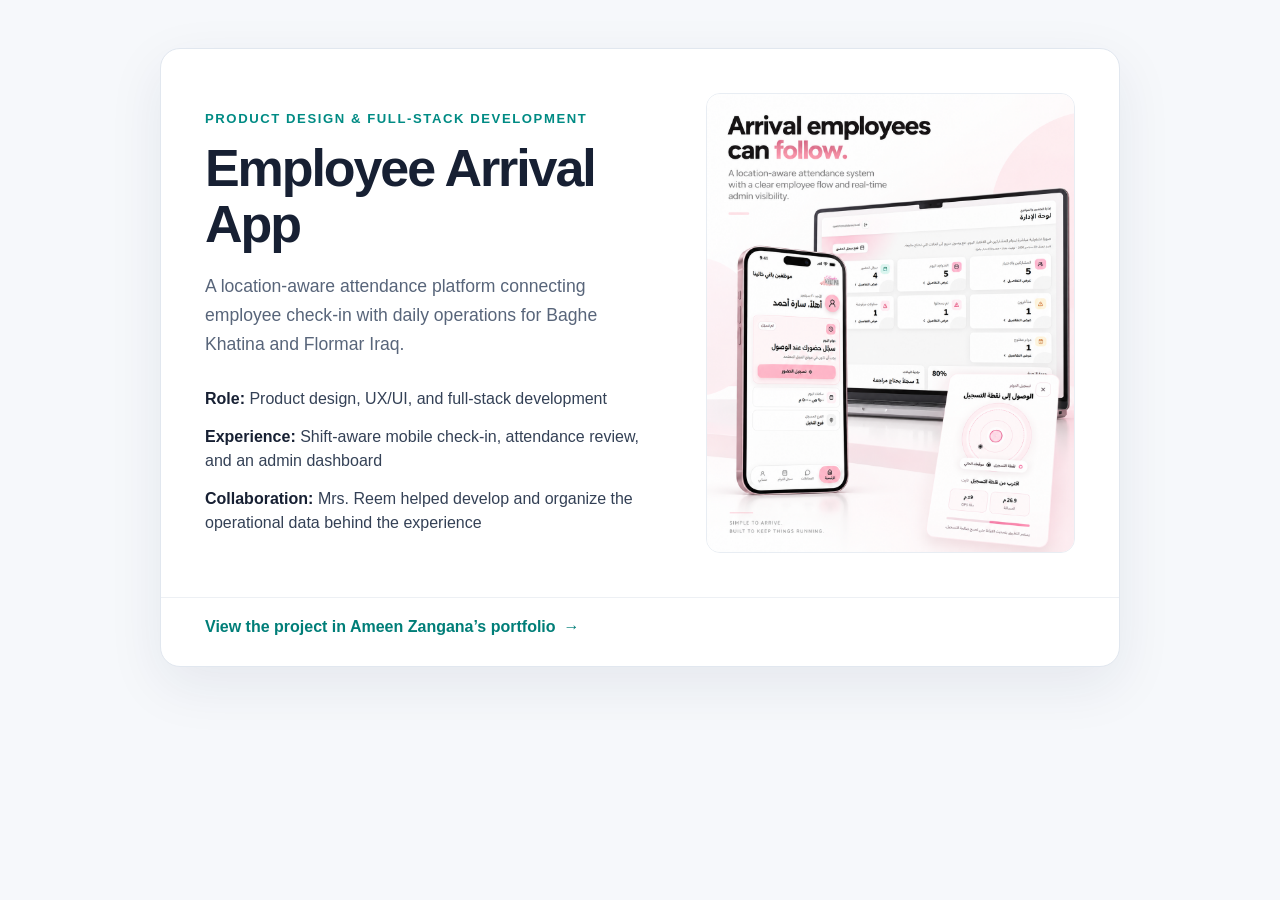
<file: share/employee-arrival-app/index.html>
<!DOCTYPE html>
<html lang="en">
<head>
  <meta charset="UTF-8"/>
  <meta name="viewport" content="width=device-width, initial-scale=1.0"/>
  <title>Employee Arrival App — Baghe Khatina &amp; Flormar Iraq</title>
  <meta name="description" content="A location-aware employee attendance platform with shift-aware mobile check-in, attendance review, and an operations dashboard, developed for Baghe Khatina and Flormar Iraq."/>
  <link rel="canonical" href="https://ameenshkur.github.io/share/employee-arrival-app/"/>
  <meta property="og:type" content="website"/>
  <meta property="og:url" content="https://ameenshkur.github.io/share/employee-arrival-app/"/>
  <meta property="og:title" content="Employee Arrival App — Baghe Khatina &amp; Flormar Iraq"/>
  <meta property="og:description" content="A location-aware employee attendance platform with shift-aware mobile check-in, attendance review, and an operations dashboard."/>
  <meta property="og:image" content="https://ameenshkur.github.io/assets/projects/employee-arrival-app/01-employee-arrival-app-overview.png"/>
  <meta property="og:image:secure_url" content="https://ameenshkur.github.io/assets/projects/employee-arrival-app/01-employee-arrival-app-overview.png"/>
  <meta property="og:image:type" content="image/png"/>
  <meta property="og:image:width" content="1122"/>
  <meta property="og:image:height" content="1402"/>
  <meta property="og:image:alt" content="Employee Arrival App overview showing the employee mobile app and attendance dashboard"/>
  <meta name="twitter:card" content="summary_large_image"/>
  <meta name="twitter:title" content="Employee Arrival App — Baghe Khatina &amp; Flormar Iraq"/>
  <meta name="twitter:description" content="A location-aware employee attendance platform with shift-aware mobile check-in, attendance review, and an operations dashboard."/>
  <meta name="twitter:image" content="https://ameenshkur.github.io/assets/projects/employee-arrival-app/01-employee-arrival-app-overview.png"/>
  <style>
    :root { color-scheme: light; font-family: Inter, "Segoe UI", Arial, sans-serif; color: #172033; background: #f6f8fb; }
    * { box-sizing: border-box; }
    body { margin: 0; }
    main { width: min(100% - 32px, 960px); margin: 48px auto; overflow: hidden; border: 1px solid #e1e7ef; border-radius: 20px; background: #fff; box-shadow: 0 18px 56px rgb(24 39 75 / 8%); }
    .hero { display: grid; grid-template-columns: minmax(0, 1fr) minmax(280px, .8fr); align-items: center; gap: 40px; padding: 44px; }
    .eyebrow { margin: 0 0 14px; color: #008b84; font-size: .82rem; font-weight: 700; letter-spacing: .12em; text-transform: uppercase; }
    h1 { margin: 0; font-size: clamp(2rem, 5vw, 3.25rem); line-height: 1.08; letter-spacing: -.04em; }
    .description { max-width: 46ch; margin: 20px 0 0; color: #58657a; font-size: 1.1rem; line-height: 1.65; }
    .details { display: grid; gap: 14px; margin: 28px 0 0; padding: 0; list-style: none; }
    .details li { color: #344156; line-height: 1.5; }
    .details strong { color: #172033; }
    .project-image { display: block; width: 100%; height: auto; border: 1px solid #e8edf3; border-radius: 14px; }
    .footer { padding: 20px 44px 30px; border-top: 1px solid #edf0f4; }
    .footer a { display: inline-flex; align-items: center; gap: 8px; color: #007e78; font-weight: 700; text-decoration: none; }
    .footer a:hover { text-decoration: underline; }
    @media (max-width: 700px) { main { margin: 16px auto; border-radius: 14px; } .hero { grid-template-columns: 1fr; gap: 28px; padding: 28px; } .project-image { max-width: 420px; margin-inline: auto; } .footer { padding: 18px 28px 26px; } }
  </style>
</head>
<body>
  <main>
    <article class="hero">
      <div>
        <p class="eyebrow">Product design &amp; full-stack development</p>
        <h1>Employee Arrival App</h1>
        <p class="description">A location-aware attendance platform connecting employee check-in with daily operations for Baghe Khatina and Flormar Iraq.</p>
        <ul class="details">
          <li><strong>Role:</strong> Product design, UX/UI, and full-stack development</li>
          <li><strong>Experience:</strong> Shift-aware mobile check-in, attendance review, and an admin dashboard</li>
          <li><strong>Collaboration:</strong> Mrs. Reem helped develop and organize the operational data behind the experience</li>
        </ul>
      </div>
      <img class="project-image" src="https://ameenshkur.github.io/assets/projects/employee-arrival-app/01-employee-arrival-app-overview.png" alt="Employee Arrival App overview showing the employee mobile app and attendance dashboard"/>
    </article>
    <footer class="footer">
      <a href="https://ameenshkur.github.io/#share-proj-employee-arrival-title">View the project in Ameen Zangana’s portfolio <span aria-hidden="true">→</span></a>
    </footer>
  </main>
</body>
</html>
</file>
